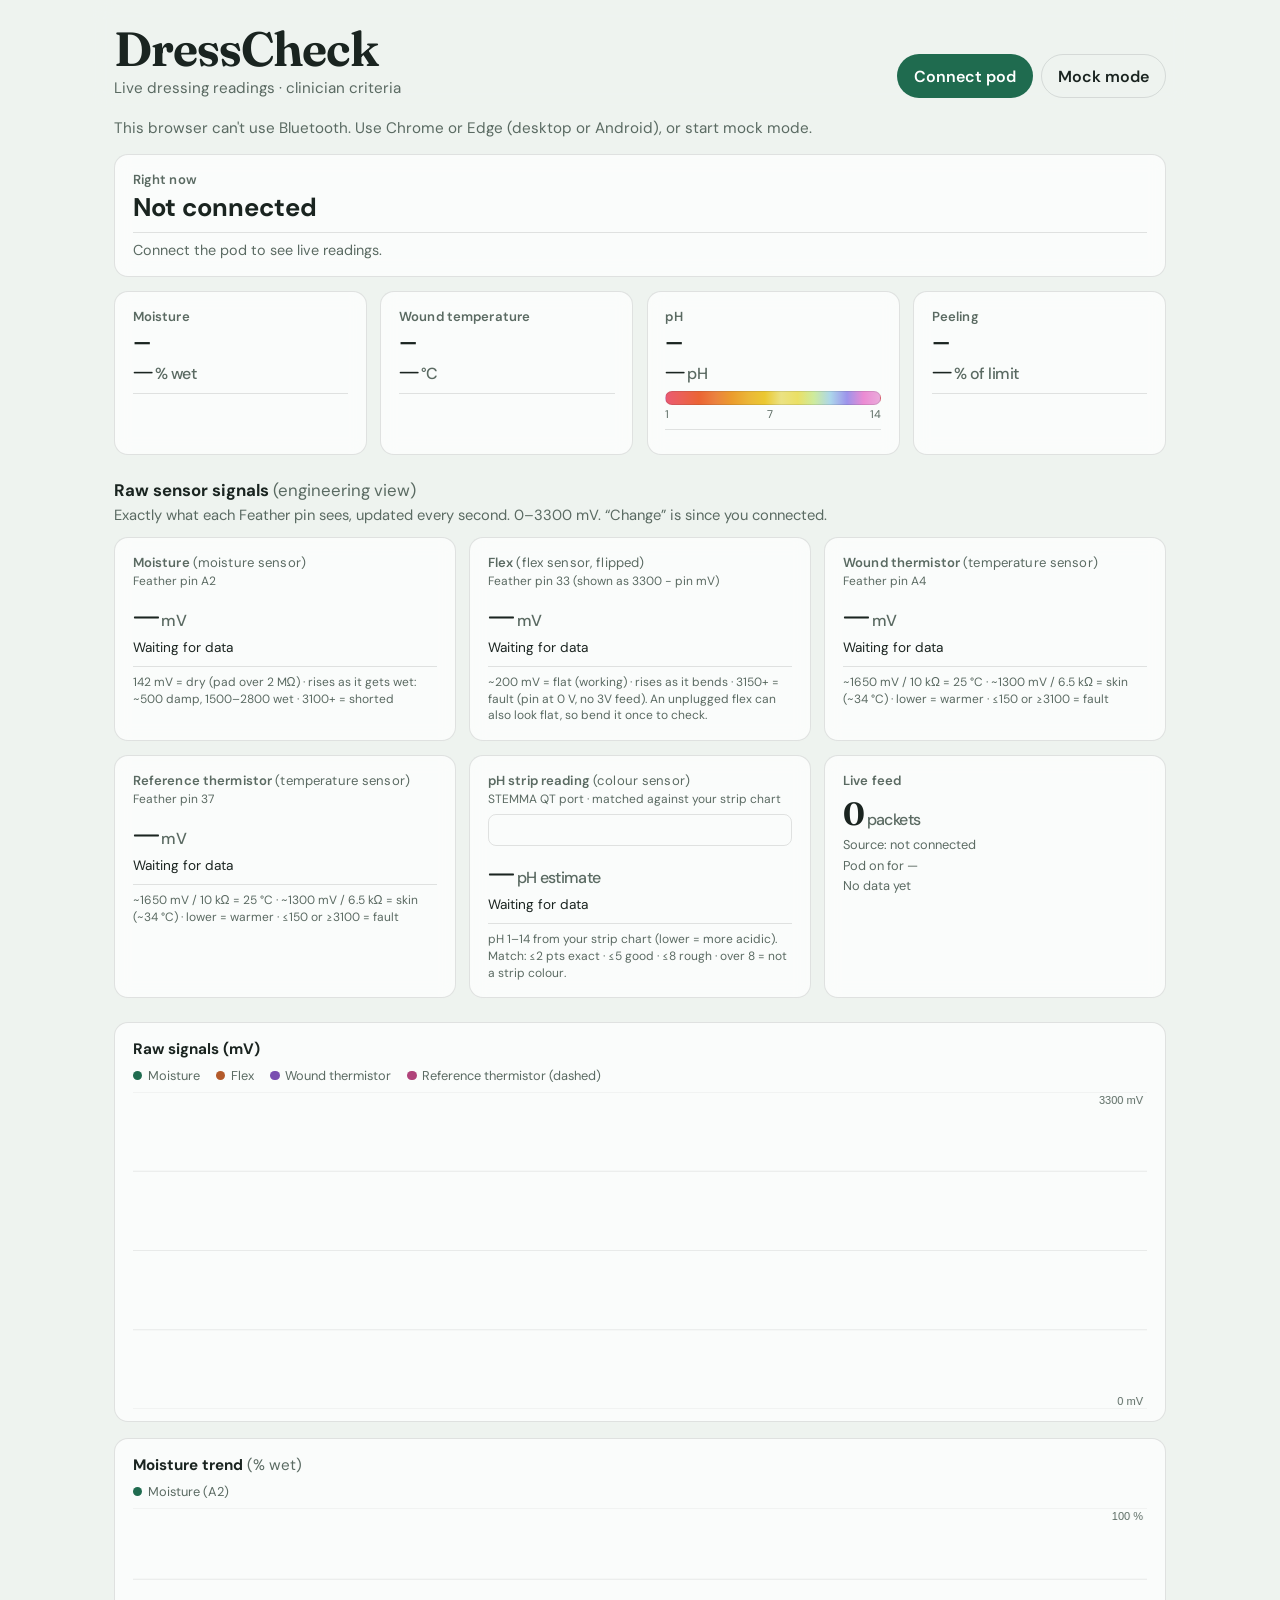
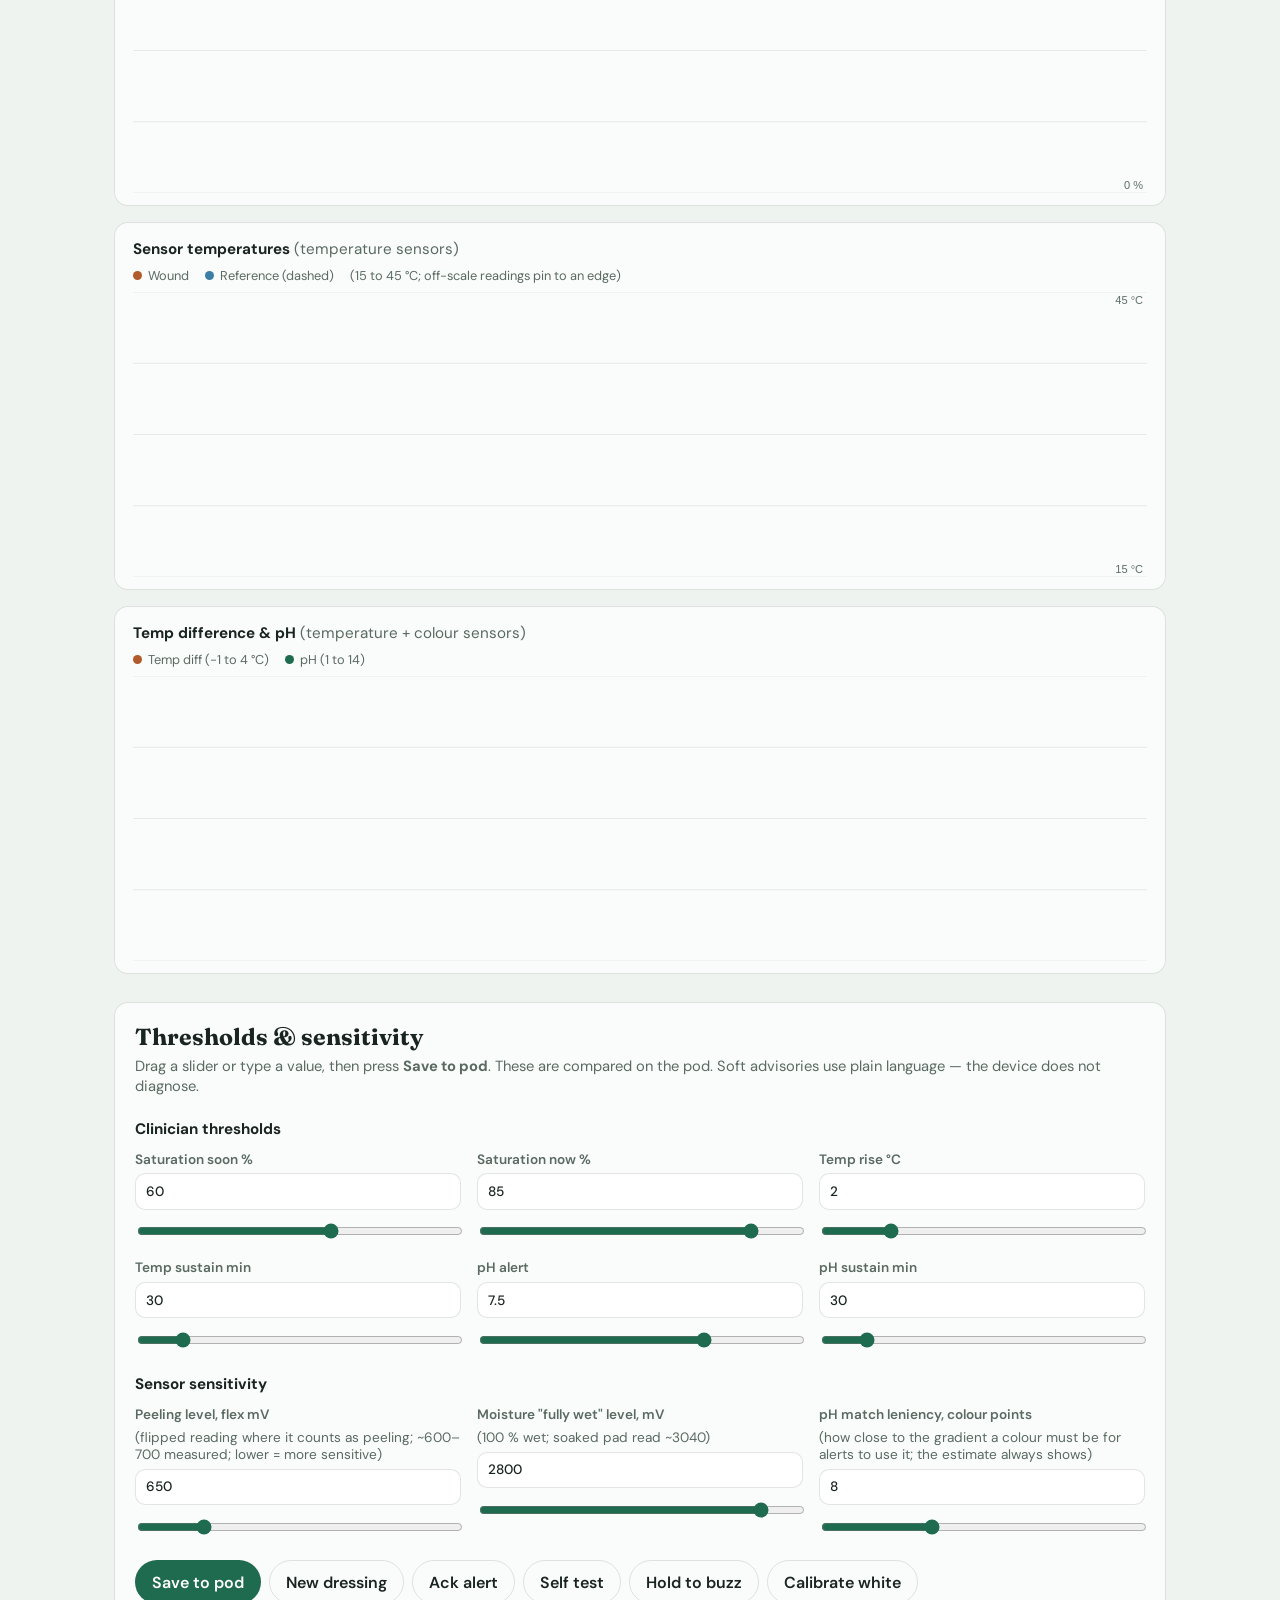
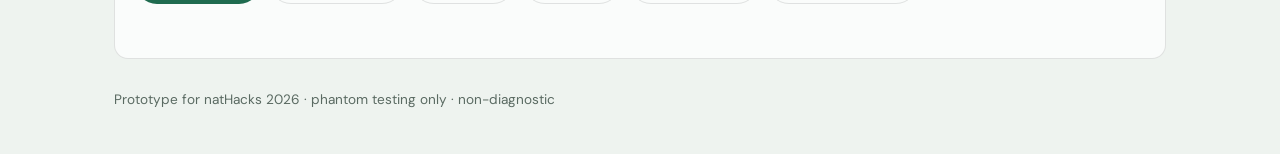
<file: index.html>
<!DOCTYPE html>
<html lang="en">
<head>
  <meta charset="UTF-8" />
  <meta name="viewport" content="width=device-width, initial-scale=1" />
  <title>DressCheck</title>
  <!-- The dashboard lives in app/. Send visitors there, keeping any ?mock etc. -->
  <meta http-equiv="refresh" content="0; url=app/" />
  <script>location.replace("app/" + location.search + location.hash);</script>
</head>
<body style="font-family: sans-serif; padding: 2rem;">
  <p>Opening the DressCheck dashboard… <a href="app/">Tap here if it doesn't open.</a></p>
</body>
</html>
</file>
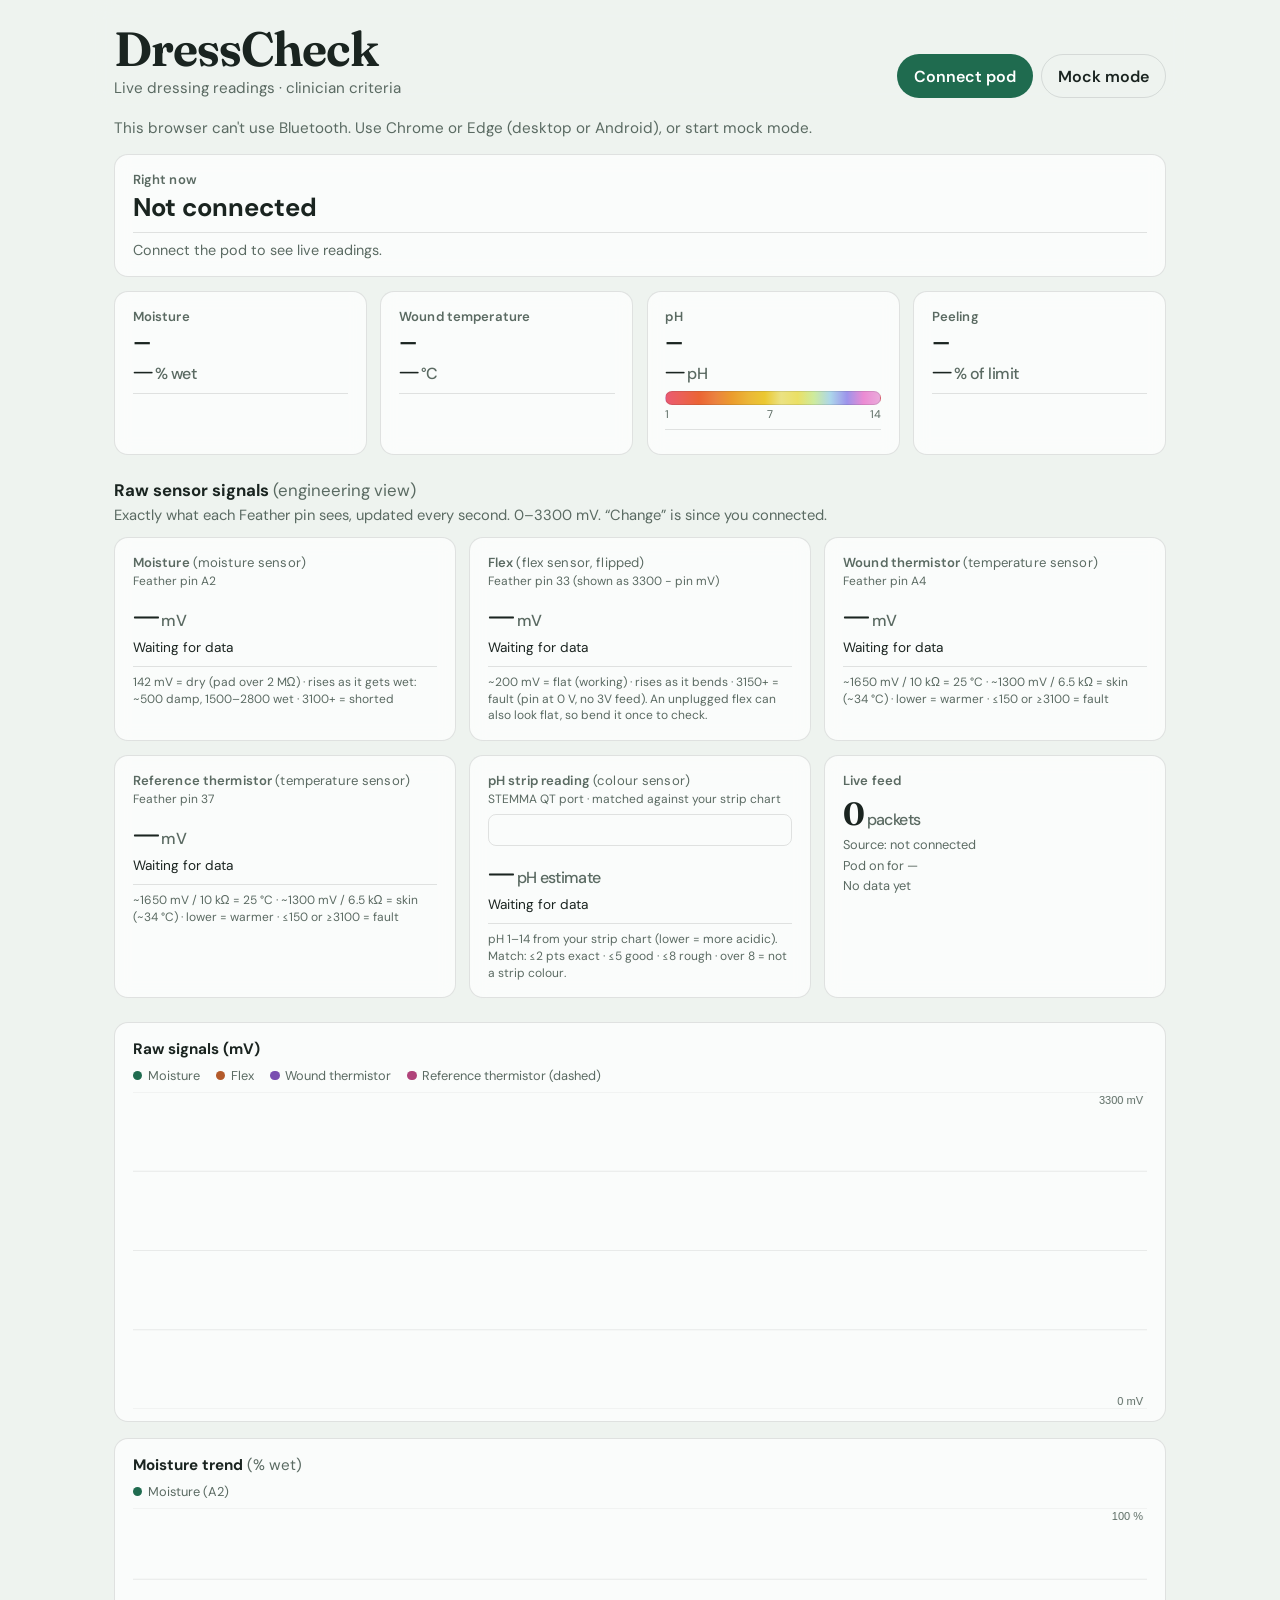
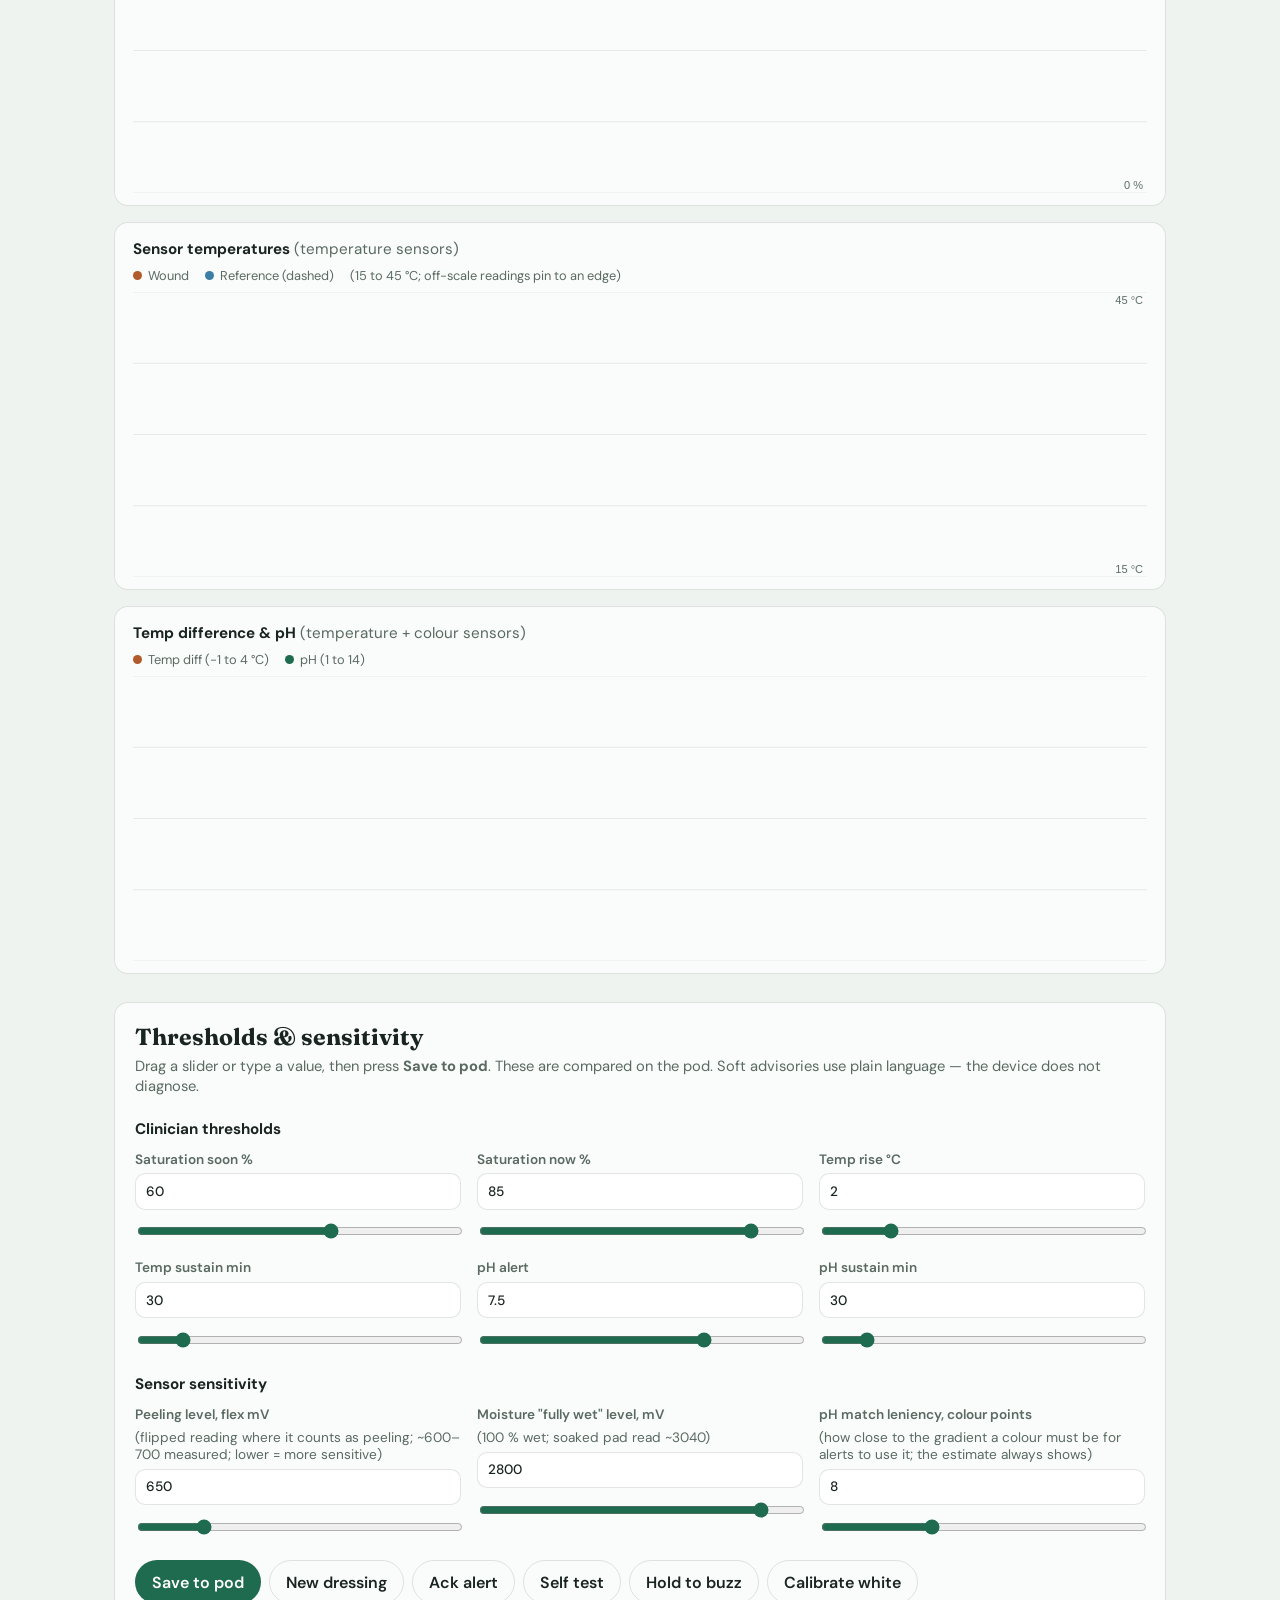
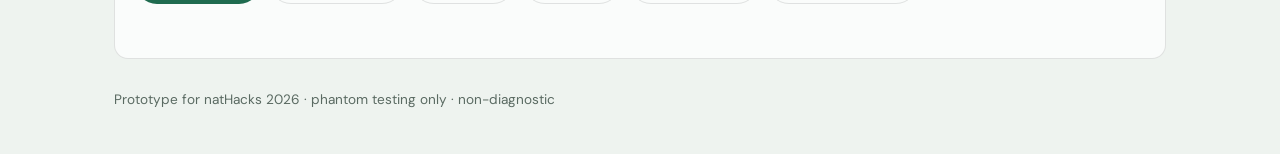
<file: app/index.html>
<!DOCTYPE html>
<html lang="en">
<head>
  <meta charset="UTF-8" />
  <meta name="viewport" content="width=device-width, initial-scale=1, viewport-fit=cover" />
  <meta name="theme-color" content="#1f6b4f" />
  <meta name="mobile-web-app-capable" content="yes" />
  <meta name="apple-mobile-web-app-capable" content="yes" />
  <meta name="apple-mobile-web-app-title" content="DressCheck" />
  <meta name="description" content="Live wound-dressing sensor readings from the DressCheck pod." />
  <link rel="manifest" href="manifest.webmanifest" />
  <link rel="icon" href="icon-192.png" />
  <link rel="apple-touch-icon" href="icon-192.png" />
  <title>DressCheck</title>
  <link rel="preconnect" href="https://fonts.googleapis.com" />
  <link rel="preconnect" href="https://fonts.gstatic.com" crossorigin />
  <link href="https://fonts.googleapis.com/css2?family=DM+Sans:ital,opsz,wght@0,9..40,400;0,9..40,500;0,9..40,600;0,9..40,700;1,9..40,400&family=Fraunces:opsz,wght@9..144,500;9..144,650&display=swap" rel="stylesheet" />
  <link rel="stylesheet" href="styles.css?v=23" />
</head>
<body>
  <div class="bg" aria-hidden="true"></div>
  <header class="top">
    <div class="brand">
      <p class="brand-mark">DressCheck</p>
      <p class="brand-sub">Live dressing readings · clinician criteria</p>
    </div>
    <div class="actions">
      <button type="button" id="btn-connect" class="btn primary">Connect pod</button>
      <button type="button" id="btn-mock" class="btn ghost">Mock mode</button>
      <button type="button" id="btn-disconnect" class="btn ghost" hidden>Disconnect</button>
    </div>
  </header>

  <p id="conn-banner" class="conn" role="status">Not connected — use Chrome Web Bluetooth, or start mock mode to try the UI without hardware.</p>

  <main>
    <section class="summary" aria-label="What the readings mean">
      <article class="tile overall" id="sum-overall">
        <h2>Right now</h2>
        <p class="word" id="w-overall">Not connected</p>
        <p class="range" id="e-overall">Connect the pod to see live readings.</p>
      </article>
      <div class="readings">
        <article class="tile sum">
          <h2>Moisture</h2>
          <p class="word" id="w-moisture">—</p>
          <p class="value"><span id="n-moisture">—</span><span class="unit">% wet</span></p>
          <p class="range" id="e-moisture"></p>
        </article>
        <article class="tile sum">
          <h2>Wound temperature</h2>
          <p class="word" id="w-temp">—</p>
          <p class="value"><span id="n-temp">—</span><span class="unit">°C</span></p>
          <p class="range" id="e-temp"></p>
        </article>
        <article class="tile sum">
          <h2>pH</h2>
          <p class="word" id="w-ph">—</p>
          <p class="value"><span id="n-ph">—</span><span class="unit">pH</span></p>
          <div class="phscale" aria-hidden="true">
            <div class="phbar" id="ph-bar"><span class="phmark" id="ph-mark" hidden></span></div>
            <div class="phticks"><span>1</span><span>7</span><span>14</span></div>
          </div>
          <p class="range" id="e-ph"></p>
        </article>
        <article class="tile sum">
          <h2>Peeling</h2>
          <p class="word" id="w-lift">—</p>
          <p class="value"><span id="n-lift">—</span><span class="unit">% of limit</span></p>
          <p class="range" id="e-lift"></p>
        </article>
      </div>
    </section>

    <section class="raw" aria-label="Raw sensor signals">
      <div class="raw-head">
        <h2>Raw sensor signals <span class="simple">(engineering view)</span></h2>
        <p class="hint">Exactly what each Feather pin sees, updated every second. 0–3300 mV. “Change” is since you connected.</p>
      </div>
      <div class="readings" id="raw-tiles"></div>
    </section>

    <section class="charts" aria-label="Trends">
      <div class="chart-block">
        <h2>Raw signals (mV)</h2>
        <p class="legend" id="raw-legend"></p>
        <canvas id="chart-raw" width="640" height="200"></canvas>
      </div>
      <div class="chart-block">
        <h2>Moisture trend <span class="simple">(% wet)</span></h2>
        <p class="legend"><span class="key" style="--c: var(--chart-a)">Moisture (A2)</span></p>
        <canvas id="chart-moisture" width="640" height="180"></canvas>
      </div>
      <div class="chart-block">
        <h2>Sensor temperatures <span class="simple">(temperature sensors)</span></h2>
        <p class="legend"><span class="key" style="--c: var(--chart-c)">Wound</span><span class="key" style="--c: var(--chart-b)">Reference (dashed)</span><span>(15 to 45 °C; off-scale readings pin to an edge)</span></p>
        <canvas id="chart-temps" width="640" height="180"></canvas>
      </div>
      <div class="chart-block">
        <h2>Temp difference &amp; pH <span class="simple">(temperature + colour sensors)</span></h2>
        <p class="legend"><span class="key" style="--c: var(--chart-c)">Temp diff (−1 to 4 °C)</span><span class="key" style="--c: var(--chart-a)">pH (1 to 14)</span></p>
        <canvas id="chart-temp-ph" width="640" height="180"></canvas>
      </div>
    </section>

    <section class="clinician" aria-label="Clinician thresholds">
      <h2>Thresholds &amp; sensitivity</h2>
      <p class="hint">Drag a slider or type a value, then press <strong>Save to pod</strong>. These are compared on the pod. Soft advisories use plain language — the device does not diagnose.</p>
      <form id="threshold-form" class="form">
        <h3 class="form-group">Clinician thresholds</h3>
        <label>Saturation soon % <input name="saturationSoonPct" type="number" step="1" min="0" max="100" value="60" /></label>
        <label>Saturation now % <input name="saturationNowPct" type="number" step="1" min="0" max="100" value="85" /></label>
        <label hidden>Edge wet % <input name="edgeWetPct" type="number" step="1" min="0" max="100" value="30" /></label>
        <label>Temp rise °C <input name="tempDiffRiseC" type="number" step="0.1" min="0" max="10" value="2.0" /></label>
        <label>Temp sustain min <input name="tempSustainMin" type="number" step="1" min="1" max="240" value="30" /></label>
        <label>pH alert <input name="pHAlert" type="number" step="0.1" min="4" max="9" value="7.5" /></label>
        <label>pH sustain min <input name="pHSustainMin" type="number" step="1" min="1" max="240" value="30" /></label>
        <label hidden>Max wear hours <input name="maxWearHours" type="number" step="1" min="1" max="168" value="72" /></label>
        <label hidden>Lift threshold <input name="liftThreshold" type="number" step="0.01" min="0" max="1" value="1" /></label>
        <h3 class="form-group">Sensor sensitivity</h3>
        <label>Peeling level, flex mV <span class="simple">(flipped reading where it counts as peeling; ~600–700 measured; lower = more sensitive)</span> <input name="liftFullScaleMv" type="number" step="10" min="100" max="3000" value="650" /></label>
        <label>Moisture "fully wet" level, mV <span class="simple">(100 % wet; soaked pad read ~3040)</span> <input name="moistureWetMv" type="number" step="50" min="500" max="3100" value="2800" /></label>
        <label>pH match leniency, colour points <span class="simple">(how close to the gradient a colour must be for alerts to use it; the estimate always shows)</span> <input name="phMatchRadius" type="number" step="0.5" min="2" max="20" value="8" /></label>
        <div class="form-actions">
          <button type="submit" class="btn primary">Save to pod</button>
          <button type="button" id="btn-new-dressing" class="btn ghost">New dressing</button>
          <button type="button" id="btn-ack" class="btn ghost">Ack alert</button>
          <button type="button" id="btn-self-test" class="btn ghost">Self test</button>
          <button type="button" id="btn-buzz" class="btn ghost" title="Motor runs while you hold this (5 s max)">Hold to buzz</button>
          <button type="button" id="btn-white" class="btn ghost" title="Hold the colour sensor 3–5 mm over plain white paper first">Calibrate white</button>
        </div>
      </form>
      <p id="form-status" class="form-status" role="status"></p>
    </section>
  </main>

  <footer>
    <p>Prototype for natHacks 2026 · phantom testing only · non-diagnostic</p>
  </footer>

  <script src="app.js?v=23" type="module"></script>
</body>
</html>
</file>
<file: app/styles.css>
:root {
  --ink: #1a2420;
  --muted: #5a6a62;
  --paper: #eef3ef;
  --panel: rgba(255, 255, 255, 0.72);
  --line: rgba(26, 36, 32, 0.12);
  --accent: #1f6b4f;
  --accent-soft: #d7ebe1;
  --advisory-bg: #fff7e8;
  --advisory-ink: #5c4714;
  --chart-a: #1f6b4f;
  --chart-b: #3d7ea6;
  --chart-c: #b35a2a;
  --chart-d: #7a4fb0;
  --chart-e: #b0447a;
  --ok: #1f6b4f;
  --bad: #a83a2a;
  --radius: 14px;
  --font: "DM Sans", "Segoe UI", sans-serif;
  --display: "Fraunces", Georgia, serif;
}

* { box-sizing: border-box; }

/* `hidden` must win over component display rules (e.g. .form label { display: flex }). */
[hidden] { display: none !important; }

html, body {
  margin: 0;
  min-height: 100%;
  font-family: var(--font);
  color: var(--ink);
  background: var(--paper);
}

.bg {
  position: fixed;
  inset: 0;
  z-index: -1;
  background:
    radial-gradient(900px 480px at 12% -10%, rgba(61, 126, 166, 0.18), transparent 60%),
    radial-gradient(700px 420px at 90% 8%, rgba(31, 107, 79, 0.16), transparent 55%),
    linear-gradient(180deg, #f5f8f5 0%, #e7eee9 45%, #dde7e1 100%);
}

.top {
  display: flex;
  flex-wrap: wrap;
  align-items: flex-end;
  justify-content: space-between;
  gap: 1rem;
  padding: 1.5rem 1.5rem 0.75rem;
  max-width: 1100px;
  margin: 0 auto;
  /* Stays on screen while scrolling, so Connect / Disconnect are always reachable. */
  position: sticky;
  top: 0;
  z-index: 10;
  background: rgba(238, 243, 239, 0.88);
  backdrop-filter: blur(10px);
  -webkit-backdrop-filter: blur(10px);
}

.brand-mark {
  margin: 0;
  font-family: var(--display);
  font-size: clamp(2rem, 5vw, 3rem);
  font-weight: 650;
  letter-spacing: -0.02em;
  line-height: 1.05;
}

.brand-sub {
  margin: 0.25rem 0 0;
  color: var(--muted);
  font-size: 0.95rem;
}

.actions { display: flex; flex-wrap: wrap; gap: 0.5rem; }

.btn {
  appearance: none;
  border: 1px solid var(--line);
  background: white;
  color: var(--ink);
  font: inherit;
  font-weight: 600;
  padding: 0.65rem 1rem;
  border-radius: 999px;
  cursor: pointer;
  transition: transform 0.15s ease, background 0.15s ease;
}

@media (hover: hover) {
  .btn:hover { transform: translateY(-1px); }
}
.btn:active { transform: translateY(0); }
.btn { min-height: 44px; touch-action: manipulation; }
.btn.primary {
  background: var(--accent);
  border-color: transparent;
  color: white;
}
.btn.ghost { background: transparent; }

.conn, .advisory, main, footer {
  max-width: 1100px;
  margin: 0 auto;
  padding-left: 1.5rem;
  padding-right: 1.5rem;
}

.conn {
  margin-top: 0.5rem;
  margin-bottom: 1rem;
  color: var(--muted);
  font-size: 0.95rem;
}

.advisory {
  background: var(--advisory-bg);
  color: var(--advisory-ink);
  border: 1px solid rgba(92, 71, 20, 0.18);
  border-radius: var(--radius);
  padding: 1rem 1.15rem;
  margin-bottom: 1.25rem;
  animation: fade-in 0.35s ease;
}

.advisory-label {
  margin: 0 0 0.2rem;
  text-transform: uppercase;
  letter-spacing: 0.06em;
  font-size: 0.72rem;
  font-weight: 700;
  opacity: 0.75;
}

.advisory-text {
  margin: 0;
  font-size: 1.05rem;
  line-height: 1.45;
}

.readings {
  display: grid;
  grid-template-columns: repeat(3, minmax(0, 1fr));
  gap: 0.85rem;
  margin-bottom: 1.5rem;
}

@media (max-width: 800px) {
  .readings { grid-template-columns: repeat(2, minmax(0, 1fr)); }
}
@media (max-width: 480px) {
  .readings { grid-template-columns: 1fr; }
}

.tile {
  background: var(--panel);
  backdrop-filter: blur(8px);
  border: 1px solid var(--line);
  border-radius: var(--radius);
  padding: 1rem 1.1rem;
}

.tile h2 {
  margin: 0;
  font-size: 0.82rem;
  font-weight: 600;
  color: var(--muted);
  letter-spacing: 0.01em;
}

.tile .value {
  margin: 0.35rem 0 0;
  font-family: var(--display);
  font-size: 2rem;
  font-weight: 650;
  letter-spacing: -0.02em;
}

.tile .unit {
  margin-left: 0.15rem;
  font-size: 1rem;
  font-family: var(--font);
  font-weight: 500;
  color: var(--muted);
}

.charts {
  display: grid;
  gap: 1rem;
  margin-bottom: 1.75rem;
}

.chart-block {
  background: var(--panel);
  border: 1px solid var(--line);
  border-radius: var(--radius);
  padding: 1rem 1.1rem 0.75rem;
}

.chart-block h2 {
  margin: 0 0 0.5rem;
  font-size: 0.95rem;
}

.chart-block canvas {
  width: 100%;
  height: auto;
  display: block;
}

.clinician {
  background: var(--panel);
  border: 1px solid var(--line);
  border-radius: var(--radius);
  padding: 1.15rem 1.25rem 1.35rem;
  margin-bottom: 2rem;
}

.clinician h2 {
  margin: 0;
  font-family: var(--display);
  font-size: 1.45rem;
}

.hint {
  margin: 0.35rem 0 1rem;
  color: var(--muted);
  font-size: 0.92rem;
}

.form {
  display: grid;
  grid-template-columns: repeat(3, minmax(0, 1fr));
  gap: 0.75rem 1rem;
}

@media (max-width: 800px) {
  .form { grid-template-columns: repeat(2, minmax(0, 1fr)); }
}
@media (max-width: 480px) {
  .form { grid-template-columns: 1fr; }
}

.form label {
  display: flex;
  flex-direction: column;
  gap: 0.35rem;
  font-size: 0.85rem;
  font-weight: 600;
  color: var(--muted);
}

.form input {
  font: inherit;
  font-weight: 500;
  color: var(--ink);
  padding: 0.55rem 0.65rem;
  border-radius: 10px;
  border: 1px solid var(--line);
  background: white;
}

.form-actions {
  grid-column: 1 / -1;
  display: flex;
  flex-wrap: wrap;
  gap: 0.5rem;
  margin-top: 0.35rem;
}

.form-status {
  min-height: 1.25rem;
  margin: 0.75rem 0 0;
  color: var(--muted);
  font-size: 0.9rem;
}

footer {
  padding-bottom: 2rem;
  color: var(--muted);
  font-size: 0.85rem;
}

@keyframes fade-in {
  from { opacity: 0; transform: translateY(4px); }
  to { opacity: 1; transform: translateY(0); }
}

.legend {
  display: flex;
  flex-wrap: wrap;
  gap: 0.25rem 1rem;
  margin: 0 0 0.5rem;
  font-size: 0.8rem;
  color: var(--muted);
}
.legend .key::before {
  content: "";
  display: inline-block;
  width: 0.6rem;
  height: 0.6rem;
  margin-right: 0.35rem;
  border-radius: 50%;
  background: var(--c);
}

.tile .status {
  margin: 0.4rem 0 0;
  font-size: 0.85rem;
  line-height: 1.35;
  color: var(--muted);
}

.raw { margin-bottom: 1.5rem; }
.raw-head h2 { margin: 0 0 0.25rem; font-size: 1.05rem; }
.raw-head .hint { margin: 0 0 0.75rem; }
.tile .pin { margin: 0.15rem 0 0; font-size: 0.75rem; color: var(--muted); }
.tile .verdict { margin: 0.35rem 0 0; font-size: 0.85rem; line-height: 1.35; }
.tile .verdict.ok { color: var(--ok); }
.tile .verdict.bad { color: var(--bad); }
.tile .delta { margin: 0.2rem 0 0; font-size: 0.8rem; color: var(--muted); }
.swatch {
  height: 2rem;
  margin: 0.45rem 0 0.2rem;
  border-radius: 8px;
  border: 1px solid var(--line);
  background: transparent;
}
.simple { font-weight: 400; color: var(--muted); }
.tile .range {
  margin: 0.5rem 0 0;
  padding-top: 0.45rem;
  border-top: 1px solid var(--line);
  font-size: 0.75rem;
  line-height: 1.4;
  color: var(--muted);
}
.form-group {
  grid-column: 1 / -1;
  margin: 0.4rem 0 0;
  font-size: 0.95rem;
}
.form input[type="range"] {
  padding: 0;
  border: none;
  background: transparent;
  accent-color: var(--accent);
  width: 100%;
}

/* ---------- Phones ---------- */
#btn-buzz {
  -webkit-touch-callout: none; /* holding it shouldn't open the copy/share menu */
  user-select: none;
  -webkit-user-select: none;
}
.form input[type="range"] { height: 28px; } /* bigger thumb target on touch screens */

@media (max-width: 600px) {
  .top, .conn, .advisory, main, footer {
    padding-left: max(1rem, env(safe-area-inset-left));
    padding-right: max(1rem, env(safe-area-inset-right));
  }
  .top {
    padding-top: max(0.75rem, env(safe-area-inset-top));
    padding-bottom: 0.6rem;
    align-items: center;
    gap: 0.6rem;
  }
  .brand-mark { font-size: 1.7rem; }
  .brand-sub { display: none; } /* keep the sticky bar short on phones */
  .actions { flex: 1 1 100%; }
  .actions .btn { flex: 1 1 0; }
  .conn { font-size: 0.9rem; }
  .advisory { margin-left: 1rem; margin-right: 1rem; }
  .tile { padding: 0.9rem 1rem; }
  .tile .value { font-size: 1.75rem; }
  .clinician { padding: 1rem; }
  .clinician h2 { font-size: 1.25rem; }
  .form-actions {
    display: grid;
    grid-template-columns: 1fr 1fr;
  }
  .form-actions .btn.primary { grid-column: 1 / -1; } /* Save to pod spans the full width */
  .form input[type="number"] { font-size: 16px; } /* 16px stops iPhone zooming in on focus */
  footer { padding-bottom: max(2rem, env(safe-area-inset-bottom)); }
}

/* Readable summary (top): a plain word per sensor, coloured by how it's doing. */
.summary .readings { grid-template-columns: repeat(4, minmax(0, 1fr)); }
@media (max-width: 1000px) { .summary .readings { grid-template-columns: repeat(2, minmax(0, 1fr)); } }
@media (max-width: 800px) { .summary .readings { grid-template-columns: repeat(2, minmax(0, 1fr)); } }
@media (max-width: 480px) { .summary .readings { grid-template-columns: 1fr; } }
.tile .word { margin: 0.3rem 0 0; font-size: 1.25rem; font-weight: 700; line-height: 1.2; }
.tile .word.ok { color: var(--ok); }
.tile .word.warn { color: #9a6a00; }
.tile .word.bad { color: var(--bad); }
.tile.sum .value { font-size: 1.5rem; margin-top: 0.15rem; }
.tile.overall { margin-bottom: 0.85rem; }
.tile.overall .word { font-size: 1.6rem; }
.tile.overall .range { font-size: 0.9rem; }

/* pH card: the strip chart as one continuous gradient, with a marker at the estimate. */
.phscale { margin-top: 0.4rem; }
.phbar { position: relative; height: 14px; border-radius: 7px; border: 1px solid var(--line); }
.phmark { position: absolute; top: -5px; width: 4px; height: 22px; margin-left: -2px; border-radius: 2px;
  background: var(--ink); box-shadow: 0 0 0 2px #fff; }
.phticks { display: flex; justify-content: space-between; font-size: 0.7rem; color: var(--muted); margin-top: 2px; }
</file>
